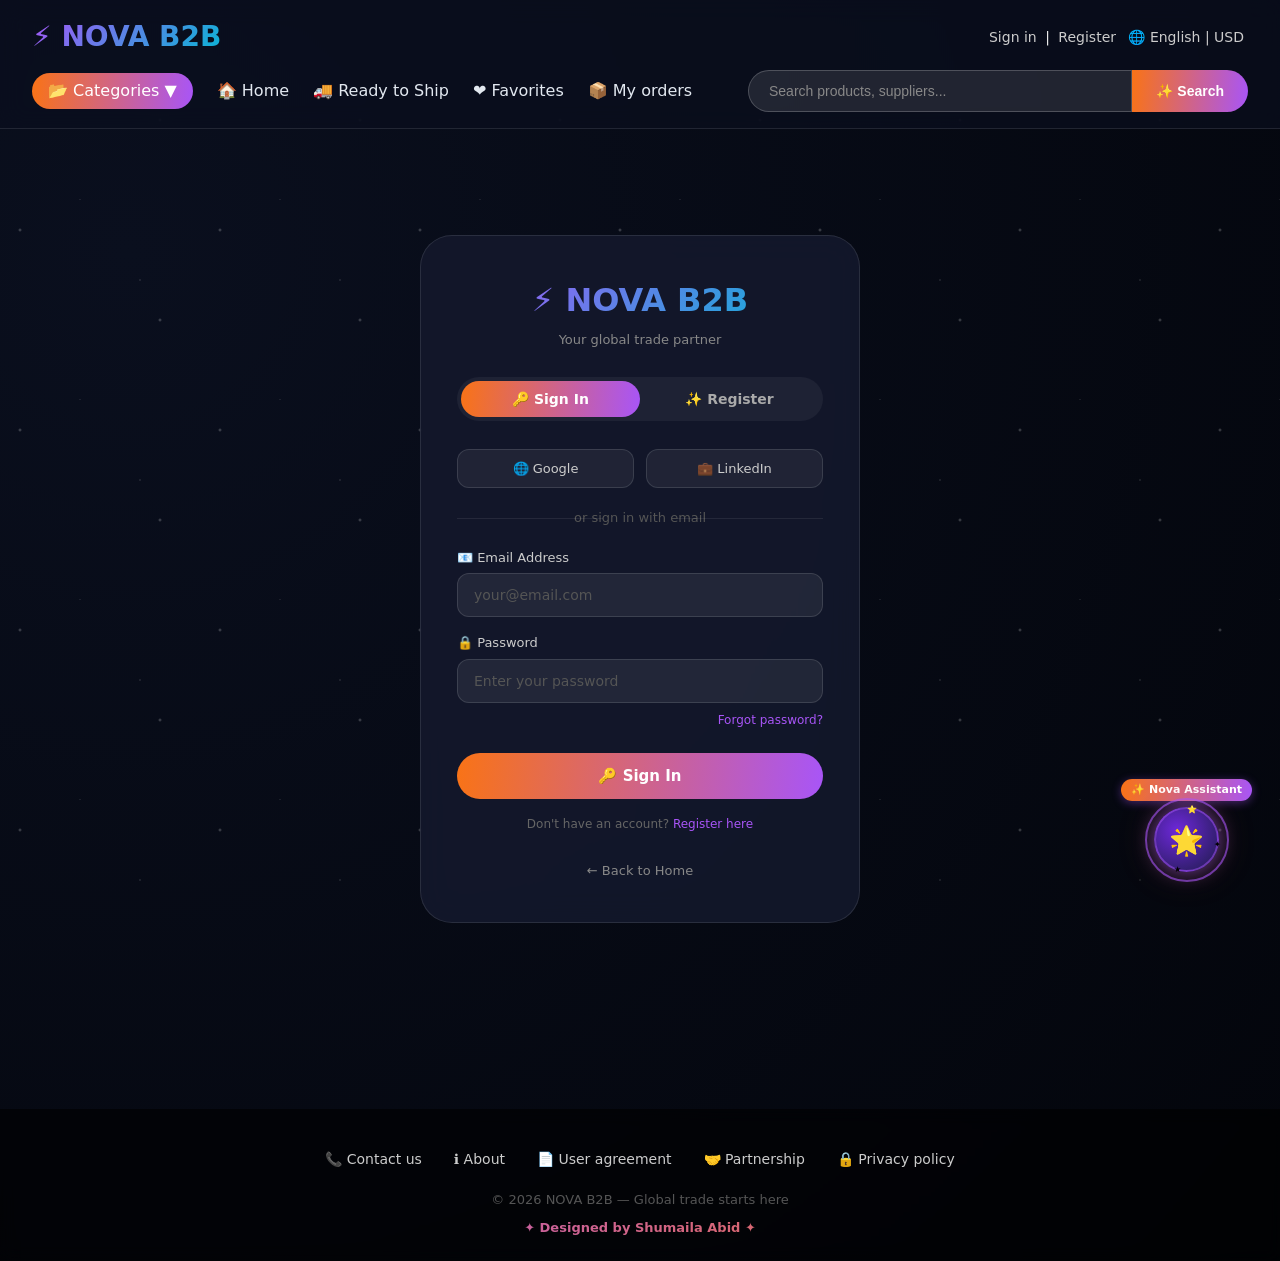
<file: auth.html>
<!DOCTYPE html>
<html lang="en">
<head>
    <meta charset="UTF-8">
    <meta name="viewport" content="width=device-width, initial-scale=1.0">
    <title>NOVA B2B – Sign In / Register</title>
    <link rel="stylesheet" href="style.css">
    <style>
        .auth-wrapper {
            min-height: 100vh;
            display: flex;
            align-items: center;
            justify-content: center;
            padding: 40px 20px;
        }
        .auth-box {
            background: rgba(20, 25, 45, 0.85);
            backdrop-filter: blur(16px);
            border: 1px solid rgba(255,255,255,0.1);
            border-radius: 32px;
            padding: 40px 36px;
            width: 100%;
            max-width: 440px;
        }
        .auth-logo {
            text-align: center;
            font-size: 32px;
            font-weight: 800;
            background: linear-gradient(135deg, #a855f7, #06b6d4);
            -webkit-background-clip: text;
            background-clip: text;
            color: transparent;
            margin-bottom: 6px;
        }
        .auth-tagline {
            text-align: center;
            color: #888;
            font-size: 13px;
            margin-bottom: 28px;
        }

        /* Tabs */
        .auth-tabs {
            display: flex;
            background: rgba(255,255,255,0.05);
            border-radius: 60px;
            padding: 4px;
            margin-bottom: 28px;
        }
        .tab-btn {
            flex: 1;
            padding: 10px;
            border: none;
            border-radius: 60px;
            background: transparent;
            color: #aaa;
            font-size: 14px;
            font-weight: 600;
            cursor: pointer;
            font-family: inherit;
            transition: 0.2s;
        }
        .tab-btn.active {
            background: linear-gradient(95deg, #f97316, #a855f7);
            color: white;
        }

        /* Form */
        .auth-form { display: none; }
        .auth-form.active { display: block; }

        .form-group {
            margin-bottom: 16px;
        }
        .form-group label {
            display: block;
            font-size: 13px;
            color: #ccc;
            margin-bottom: 6px;
        }
        .form-group input, .form-group select {
            width: 100%;
            background: rgba(255,255,255,0.07);
            border: 1px solid rgba(255,255,255,0.12);
            border-radius: 12px;
            padding: 13px 16px;
            color: white;
            font-size: 14px;
            font-family: inherit;
            outline: none;
            transition: border-color 0.2s;
            box-sizing: border-box;
        }
        .form-group input:focus, .form-group select:focus {
            border-color: #a855f7;
        }
        .form-group input::placeholder { color: #555; }
        .form-group select option { background: #0a0f1e; }

        .form-row {
            display: grid;
            grid-template-columns: 1fr 1fr;
            gap: 12px;
        }

        .auth-btn {
            width: 100%;
            padding: 14px;
            background: linear-gradient(95deg, #f97316, #a855f7);
            border: none;
            border-radius: 60px;
            color: white;
            font-size: 15px;
            font-weight: 700;
            cursor: pointer;
            font-family: inherit;
            margin-top: 8px;
            transition: opacity 0.2s, transform 0.2s;
        }
        .auth-btn:hover { opacity: 0.9; transform: translateY(-2px); }

        .divider {
            text-align: center;
            color: #555;
            font-size: 13px;
            margin: 20px 0;
            position: relative;
        }
        .divider::before, .divider::after {
            content: '';
            position: absolute;
            top: 50%;
            width: 40%;
            height: 1px;
            background: rgba(255,255,255,0.08);
        }
        .divider::before { left: 0; }
        .divider::after { right: 0; }

        .social-btns {
            display: grid;
            grid-template-columns: 1fr 1fr;
            gap: 12px;
            margin-bottom: 20px;
        }
        .social-btn {
            padding: 11px;
            background: rgba(255,255,255,0.06);
            border: 1px solid rgba(255,255,255,0.12);
            border-radius: 12px;
            color: #ccc;
            font-size: 13px;
            font-family: inherit;
            cursor: pointer;
            transition: 0.2s;
            display: flex;
            align-items: center;
            justify-content: center;
            gap: 8px;
        }
        .social-btn:hover { border-color: #a855f7; color: white; }

        .forgot {
            text-align: right;
            font-size: 12px;
            margin-top: -8px;
            margin-bottom: 16px;
        }
        .forgot a { color: #a855f7; text-decoration: none; }

        .terms {
            font-size: 12px;
            color: #666;
            text-align: center;
            margin-top: 16px;
            line-height: 1.6;
        }
        .terms a { color: #a855f7; text-decoration: none; }

        .back-home {
            text-align: center;
            margin-top: 24px;
        }
        .back-home a {
            color: #888;
            font-size: 13px;
            text-decoration: none;
            transition: color 0.2s;
        }
        .back-home a:hover { color: #a855f7; }

        /* Success state */
        .success-box {
            display: none;
            text-align: center;
            padding: 20px 0;
        }
        .success-box.show { display: block; }
        .success-icon { font-size: 60px; margin-bottom: 16px; }
        .success-title {
            font-size: 24px;
            font-weight: 800;
            background: linear-gradient(135deg, #fff, #a855f7);
            -webkit-background-clip: text;
            background-clip: text;
            color: transparent;
            margin-bottom: 10px;
        }
        .success-text { color: #aaa; font-size: 14px; margin-bottom: 24px; line-height: 1.6; }

        @media (max-width: 480px) {
            .auth-box { padding: 28px 20px; }
            .form-row { grid-template-columns: 1fr; }
            .social-btns { grid-template-columns: 1fr; }
        }
    </style>
</head>
<body>

<div class="stars"></div>

<header>
    <div class="top-bar">
        <div class="logo">⚡ NOVA B2B</div>
        <div class="auth">
            <a href="auth.html">Sign in</a> <span>|</span> <a href="auth.html">Register</a>
            <span class="lang">🌐 English | USD</span>
        </div>
    </div>
    <div class="main-header">
        <nav class="categories-nav">
            <a href="#" class="cat-dropdown">📂 Categories ▼</a>
            <a href="index.html">🏠 Home</a>
            <a href="products.html">🚚 Ready to Ship</a>
            <a href="#">❤️ Favorites</a>
            <a href="#">📦 My orders</a>
        </nav>
        <div class="search-glass">
            <input type="text" placeholder="Search products, suppliers...">
            <button>✨ Search</button>
        </div>
    </div>
</header>

<main>
    <div class="auth-wrapper">
        <div class="auth-box">

            <div class="auth-logo">⚡ NOVA B2B</div>
            <p class="auth-tagline">Your global trade partner</p>

            <!-- Tabs -->
            <div class="auth-tabs">
                <button class="tab-btn active" onclick="switchTab('signin')">🔑 Sign In</button>
                <button class="tab-btn" onclick="switchTab('register')">✨ Register</button>
            </div>

            <!-- Success Box -->
            <div class="success-box" id="successBox">
                <div class="success-icon">🎉</div>
                <div class="success-title" id="successTitle">Welcome Back!</div>
                <p class="success-text" id="successText">You have successfully signed in to NOVA B2B.</p>
                <a href="index.html" class="btn-glow" style="display:inline-block;">🏠 Go to Home</a>
            </div>

            <!-- Sign In Form -->
            <div class="auth-form active" id="signinForm">
                <div class="social-btns">
                    <button class="social-btn" onclick="socialLogin('Google')">🌐 Google</button>
                    <button class="social-btn" onclick="socialLogin('LinkedIn')">💼 LinkedIn</button>
                </div>
                <div class="divider">or sign in with email</div>

                <div class="form-group">
                    <label>📧 Email Address</label>
                    <input type="email" id="signin-email" placeholder="your@email.com">
                </div>
                <div class="form-group">
                    <label>🔒 Password</label>
                    <input type="password" id="signin-pass" placeholder="Enter your password">
                </div>
                <div class="forgot"><a href="#">Forgot password?</a></div>

                <button class="auth-btn" onclick="handleSignIn()">🔑 Sign In</button>

                <p class="terms">
                    Don't have an account? <a href="#" onclick="switchTab('register')">Register here</a>
                </p>
            </div>

            <!-- Register Form -->
            <div class="auth-form" id="registerForm">
                <div class="social-btns">
                    <button class="social-btn" onclick="socialLogin('Google')">🌐 Google</button>
                    <button class="social-btn" onclick="socialLogin('LinkedIn')">💼 LinkedIn</button>
                </div>
                <div class="divider">or register with email</div>

                <div class="form-row">
                    <div class="form-group">
                        <label>First Name</label>
                        <input type="text" id="reg-fname" placeholder="e.g. Shumaila">
                    </div>
                    <div class="form-group">
                        <label>Last Name</label>
                        <input type="text" id="reg-lname" placeholder="e.g. Abid">
                    </div>
                </div>
                <div class="form-group">
                    <label>📧 Email Address</label>
                    <input type="email" id="reg-email" placeholder="your@email.com">
                </div>
                <div class="form-group">
                    <label>📱 Phone / WhatsApp</label>
                    <input type="text" placeholder="+92 300 0000000">
                </div>
                <div class="form-group">
                    <label>🌍 Country</label>
                    <select>
                        <option>🇵🇰 Pakistan</option>
                        <option>🇦🇪 UAE</option>
                        <option>🇺🇸 United States</option>
                        <option>🇬🇧 United Kingdom</option>
                        <option>🇸🇦 Saudi Arabia</option>
                        <option>🇩🇪 Germany</option>
                        <option>🇨🇦 Canada</option>
                        <option>🇦🇺 Australia</option>
                        <option>Other</option>
                    </select>
                </div>
                <div class="form-group">
                    <label>🏢 Account Type</label>
                    <select>
                        <option>🛒 Buyer — I want to source products</option>
                        <option>🏭 Supplier — I want to sell products</option>
                    </select>
                </div>
                <div class="form-group">
                    <label>🔒 Password</label>
                    <input type="password" id="reg-pass" placeholder="Create a strong password">
                </div>
                <div class="form-group">
                    <label>🔒 Confirm Password</label>
                    <input type="password" id="reg-pass2" placeholder="Repeat your password">
                </div>

                <button class="auth-btn" onclick="handleRegister()">✨ Create Account</button>

                <p class="terms">
                    By registering you agree to our <a href="#">Terms of Service</a> and <a href="#">Privacy Policy</a>
                </p>
            </div>

            <div class="back-home">
                <a href="index.html">← Back to Home</a>
            </div>
        </div>
    </div>
</main>

<footer>
    <div class="footer-links">
        <a href="#">📞 Contact us</a>
        <a href="#">ℹ️ About</a>
        <a href="#">📄 User agreement</a>
        <a href="#">🤝 Partnership</a>
        <a href="#">🔒 Privacy policy</a>
    </div>
    <p>© 2026 NOVA B2B — Global trade starts here</p>
    <p style="margin-top:8px; font-size:13px; background: linear-gradient(135deg, #a855f7, #f97316); -webkit-background-clip:text; background-clip:text; color:transparent; font-weight:600;">✦ Designed by Shumaila Abid ✦</p>
</footer>

<script>
function switchTab(tab) {
    document.querySelectorAll('.tab-btn').forEach((b, i) => {
        b.classList.toggle('active', (tab === 'signin' && i === 0) || (tab === 'register' && i === 1));
    });
    document.getElementById('signinForm').classList.toggle('active', tab === 'signin');
    document.getElementById('registerForm').classList.toggle('active', tab === 'register');
    document.getElementById('successBox').classList.remove('show');
}

function showSuccess(title, text) {
    document.getElementById('signinForm').classList.remove('active');
    document.getElementById('registerForm').classList.remove('active');
    document.getElementById('successTitle').textContent = title;
    document.getElementById('successText').textContent = text;
    document.getElementById('successBox').classList.add('show');
}

function handleSignIn() {
    const email = document.getElementById('signin-email').value.trim();
    const pass = document.getElementById('signin-pass').value.trim();
    if (!email || !pass) { alert('⚠️ Please fill in all fields!'); return; }
    showSuccess('👋 Welcome Back!', `You have successfully signed in as ${email}. Happy sourcing on NOVA B2B!`);
}

function handleRegister() {
    const fname = document.getElementById('reg-fname').value.trim();
    const email = document.getElementById('reg-email').value.trim();
    const pass = document.getElementById('reg-pass').value.trim();
    const pass2 = document.getElementById('reg-pass2').value.trim();
    if (!fname || !email || !pass) { alert('⚠️ Please fill in all fields!'); return; }
    if (pass !== pass2) { alert('⚠️ Passwords do not match!'); return; }
    showSuccess('🎉 Account Created!', `Welcome to NOVA B2B, ${fname}! Your account has been created successfully. Start sourcing now!`);
}

function socialLogin(provider) {
    showSuccess(`✅ Signed in with ${provider}!`, `You have successfully signed in using ${provider}. Welcome to NOVA B2B!`);
}
</script>

<script src="chatbot.js"></script>
</body>
</html>
</file>
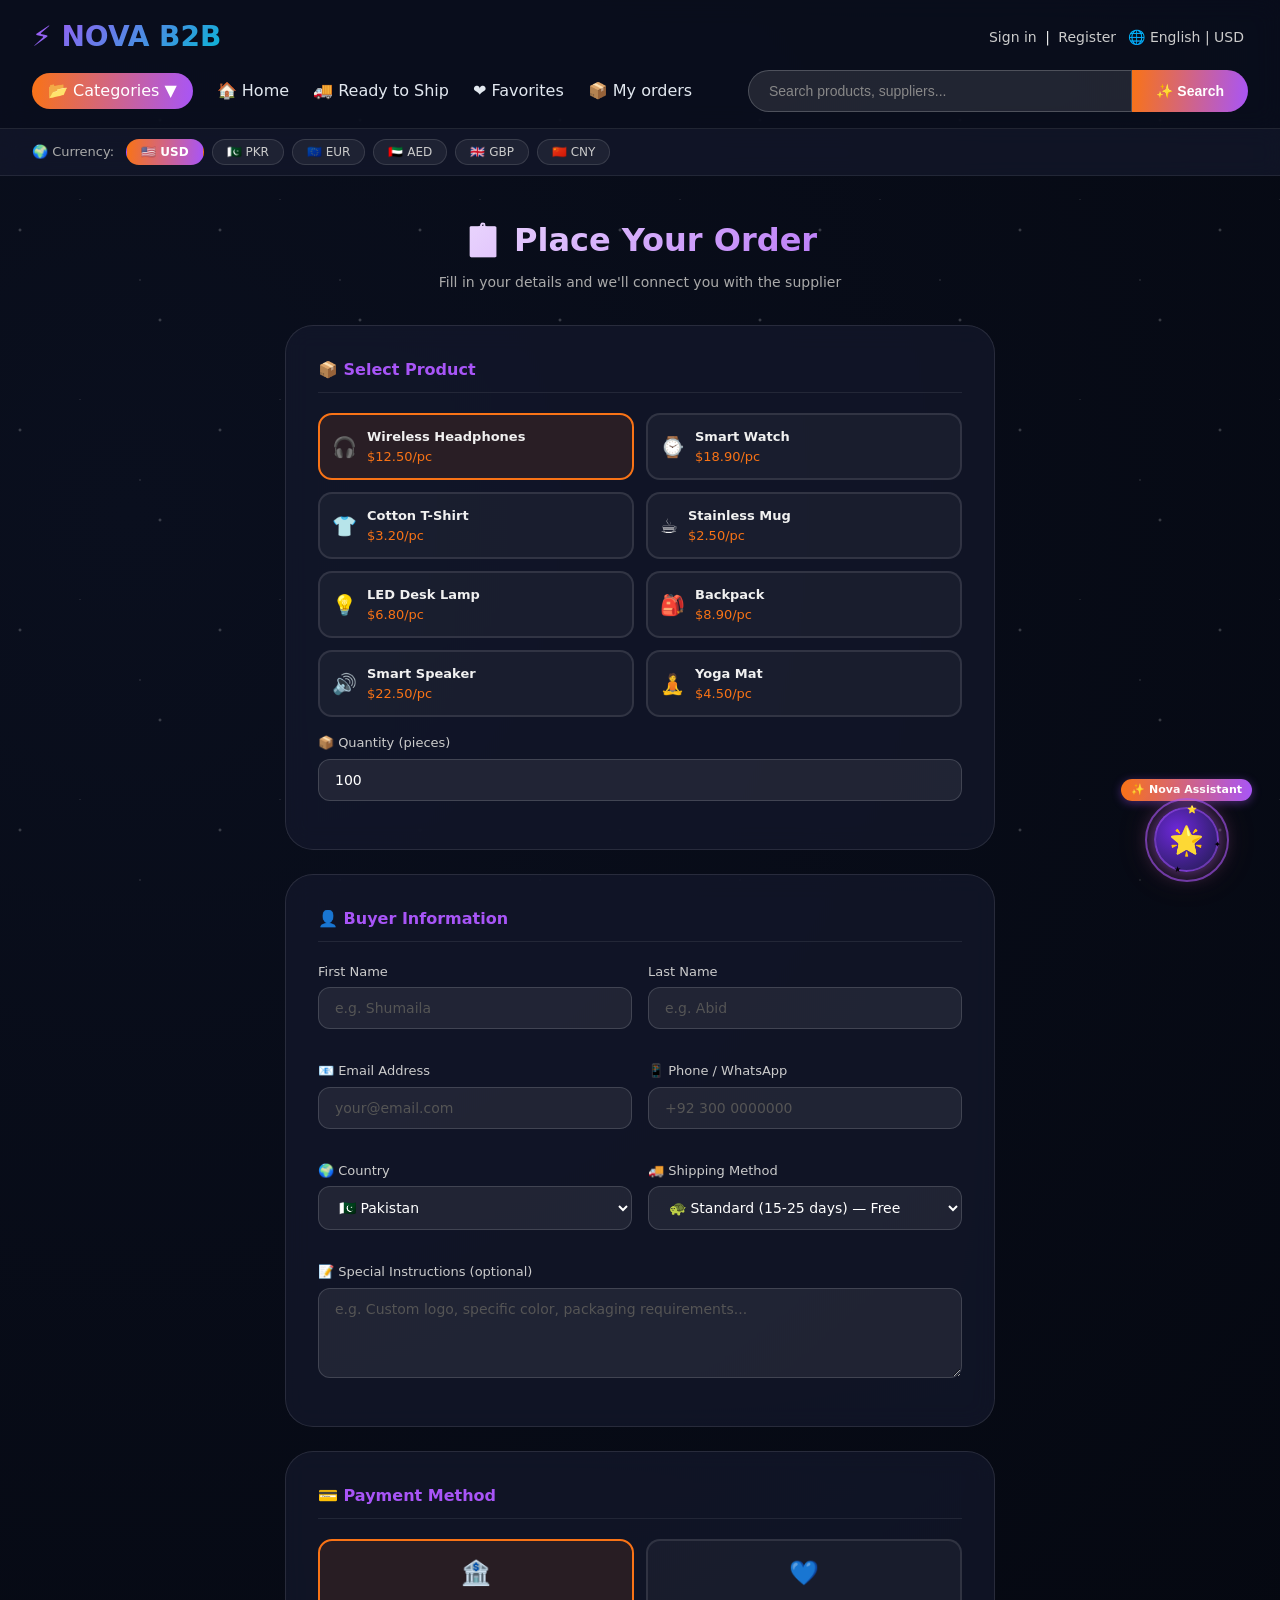
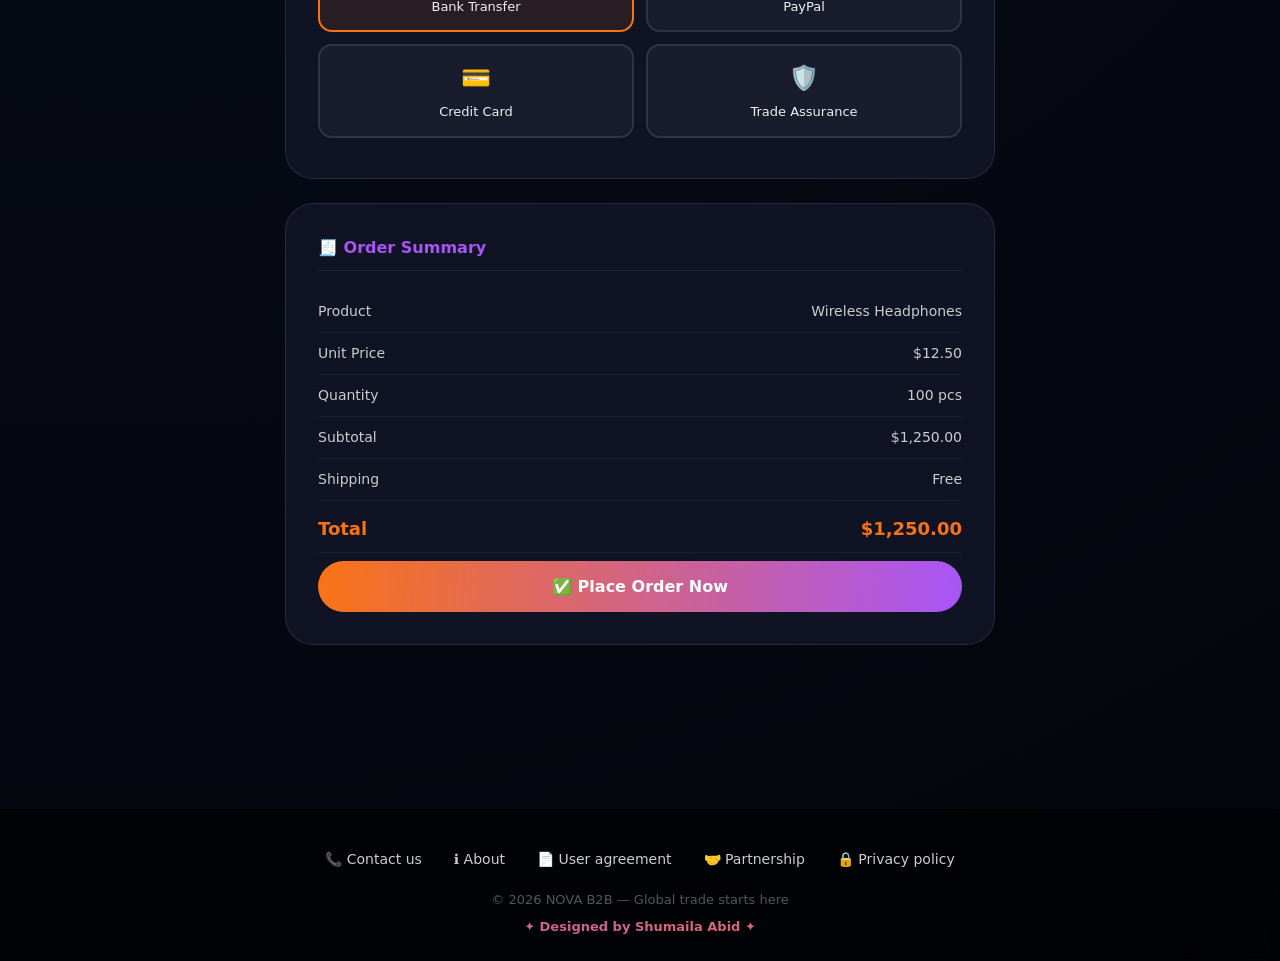
<file: order.html>
<!DOCTYPE html>
<html lang="en">
<head>
    <meta charset="UTF-8">
    <meta name="viewport" content="width=device-width, initial-scale=1.0">
    <title>NOVA B2B – Place Order</title>
    <link rel="stylesheet" href="style.css">
    <style>
        .order-wrapper {
            max-width: 750px;
            margin: 40px auto;
            padding: 0 20px 60px;
        }
        .order-title {
            text-align: center;
            font-size: 32px;
            font-weight: 800;
            background: linear-gradient(135deg, #fff, #a855f7);
            -webkit-background-clip: text;
            background-clip: text;
            color: transparent;
            margin-bottom: 8px;
        }
        .order-subtitle {
            text-align: center;
            color: #aaa;
            font-size: 14px;
            margin-bottom: 32px;
        }
        .order-card {
            background: rgba(20, 25, 45, 0.7);
            backdrop-filter: blur(12px);
            border: 1px solid rgba(255,255,255,0.1);
            border-radius: 28px;
            padding: 32px;
            margin-bottom: 24px;
        }
        .section-title {
            font-size: 16px;
            font-weight: 700;
            color: #a855f7;
            margin-bottom: 20px;
            padding-bottom: 10px;
            border-bottom: 1px solid rgba(255,255,255,0.08);
        }
        .form-row {
            display: grid;
            grid-template-columns: 1fr 1fr;
            gap: 16px;
            margin-bottom: 16px;
        }
        .form-group {
            display: flex;
            flex-direction: column;
            gap: 6px;
            margin-bottom: 16px;
        }
        .form-group label {
            font-size: 13px;
            color: #ccc;
        }
        .form-group input,
        .form-group select,
        .form-group textarea {
            background: rgba(255,255,255,0.07);
            border: 1px solid rgba(255,255,255,0.15);
            border-radius: 12px;
            padding: 12px 16px;
            color: white;
            font-size: 14px;
            font-family: inherit;
            outline: none;
            transition: border-color 0.2s;
            width: 100%;
        }
        .form-group input:focus,
        .form-group select:focus,
        .form-group textarea:focus {
            border-color: #a855f7;
        }
        .form-group input::placeholder,
        .form-group textarea::placeholder {
            color: #555;
        }
        .form-group select option {
            background: #0a0f1e;
        }
        .form-group textarea {
            resize: vertical;
            min-height: 90px;
        }

        /* Product selector */
        .product-select-grid {
            display: grid;
            grid-template-columns: 1fr 1fr;
            gap: 12px;
            margin-bottom: 8px;
        }
        .product-option {
            background: rgba(255,255,255,0.04);
            border: 2px solid rgba(255,255,255,0.1);
            border-radius: 14px;
            padding: 12px;
            cursor: pointer;
            transition: 0.2s;
            display: flex;
            align-items: center;
            gap: 10px;
            font-size: 13px;
        }
        .product-option:hover {
            border-color: #a855f7;
            background: rgba(168,85,247,0.1);
        }
        .product-option.selected {
            border-color: #f97316;
            background: rgba(249,115,22,0.1);
        }
        .product-option span.emoji { font-size: 20px; }

        /* Payment methods */
        .payment-grid {
            display: grid;
            grid-template-columns: 1fr 1fr;
            gap: 12px;
            margin-bottom: 8px;
        }
        .payment-option {
            background: rgba(255,255,255,0.04);
            border: 2px solid rgba(255,255,255,0.1);
            border-radius: 14px;
            padding: 14px 16px;
            cursor: pointer;
            transition: 0.2s;
            text-align: center;
            font-size: 13px;
        }
        .payment-option:hover {
            border-color: #a855f7;
            background: rgba(168,85,247,0.1);
        }
        .payment-option.selected {
            border-color: #f97316;
            background: rgba(249,115,22,0.1);
        }
        .payment-option .pay-icon { font-size: 24px; display: block; margin-bottom: 6px; }

        /* Order summary */
        .summary-row {
            display: flex;
            justify-content: space-between;
            padding: 10px 0;
            border-bottom: 1px solid rgba(255,255,255,0.06);
            font-size: 14px;
            color: #ccc;
        }
        .summary-row:last-child { border-bottom: none; }
        .summary-row.total {
            font-size: 18px;
            font-weight: 700;
            color: #f97316;
            margin-top: 4px;
        }

        .place-order-btn {
            width: 100%;
            padding: 16px;
            background: linear-gradient(95deg, #f97316, #a855f7);
            border: none;
            border-radius: 60px;
            color: white;
            font-size: 16px;
            font-weight: 700;
            cursor: pointer;
            transition: opacity 0.2s, transform 0.2s;
            font-family: inherit;
            margin-top: 8px;
        }
        .place-order-btn:hover {
            opacity: 0.9;
            transform: translateY(-2px);
        }

        /* Success Modal */
        #success-modal {
            display: none;
            position: fixed;
            inset: 0;
            background: rgba(0,0,0,0.7);
            backdrop-filter: blur(8px);
            z-index: 9998;
            align-items: center;
            justify-content: center;
        }
        #success-modal.show { display: flex; }
        .modal-box {
            background: rgba(10,15,30,0.98);
            border: 1px solid rgba(168,85,247,0.4);
            border-radius: 28px;
            padding: 40px 32px;
            text-align: center;
            max-width: 400px;
            margin: 20px;
            animation: popIn 0.3s ease;
        }
        @keyframes popIn {
            from { transform: scale(0.8); opacity: 0; }
            to { transform: scale(1); opacity: 1; }
        }
        .modal-icon { font-size: 60px; margin-bottom: 16px; }
        .modal-title {
            font-size: 24px;
            font-weight: 800;
            background: linear-gradient(135deg, #fff, #a855f7);
            -webkit-background-clip: text;
            background-clip: text;
            color: transparent;
            margin-bottom: 10px;
        }
        .modal-text { color: #aaa; font-size: 14px; line-height: 1.6; margin-bottom: 24px; }
        .order-id {
            background: rgba(168,85,247,0.15);
            border: 1px solid rgba(168,85,247,0.3);
            border-radius: 12px;
            padding: 10px 20px;
            font-size: 13px;
            color: #a855f7;
            margin-bottom: 24px;
            font-weight: 600;
        }

        @media (max-width: 600px) {
            .form-row { grid-template-columns: 1fr; }
            .product-select-grid { grid-template-columns: 1fr; }
            .payment-grid { grid-template-columns: 1fr 1fr; }
            .order-card { padding: 20px; }
        }
    </style>
</head>
<body>

<div class="stars"></div>

<header>
    <div class="top-bar">
        <div class="logo">⚡ NOVA B2B</div>
        <div class="auth">
            <a href="#">Sign in</a> <span>|</span> <a href="#">Register</a>
            <span class="lang">🌐 English | USD</span>
        </div>
    </div>
    <div class="main-header">
        <nav class="categories-nav">
            <a href="#" class="cat-dropdown">📂 Categories ▼</a>
            <a href="index.html">🏠 Home</a>
            <a href="products.html">🚚 Ready to Ship</a>
            <a href="#">❤️ Favorites</a>
            <a href="#">📦 My orders</a>
        </nav>
        <div class="search-glass">
            <input type="text" id="searchInput" placeholder="Search products, suppliers...">
            <button id="searchBtn">✨ Search</button>
        </div>
    </div>
</header>

<main>
    <div class="order-wrapper">
        <h1 class="order-title">📋 Place Your Order</h1>
        <p class="order-subtitle">Fill in your details and we'll connect you with the supplier</p>

        <!-- Product Selection -->
        <div class="order-card">
            <div class="section-title">📦 Select Product</div>
            <div class="product-select-grid" id="productSelectGrid">
                <div class="product-option selected" onclick="selectProduct(this, 'Wireless Headphones', 12.50)" data-price="12.50">
                    <span class="emoji">🎧</span>
                    <div><strong>Wireless Headphones</strong><br><span style="color:#f97316">$12.50/pc</span></div>
                </div>
                <div class="product-option" onclick="selectProduct(this, 'Smart Watch', 18.90)" data-price="18.90">
                    <span class="emoji">⌚</span>
                    <div><strong>Smart Watch</strong><br><span style="color:#f97316">$18.90/pc</span></div>
                </div>
                <div class="product-option" onclick="selectProduct(this, 'Cotton T-Shirt', 3.20)" data-price="3.20">
                    <span class="emoji">👕</span>
                    <div><strong>Cotton T-Shirt</strong><br><span style="color:#f97316">$3.20/pc</span></div>
                </div>
                <div class="product-option" onclick="selectProduct(this, 'Stainless Mug', 2.50)" data-price="2.50">
                    <span class="emoji">☕</span>
                    <div><strong>Stainless Mug</strong><br><span style="color:#f97316">$2.50/pc</span></div>
                </div>
                <div class="product-option" onclick="selectProduct(this, 'LED Desk Lamp', 6.80)" data-price="6.80">
                    <span class="emoji">💡</span>
                    <div><strong>LED Desk Lamp</strong><br><span style="color:#f97316">$6.80/pc</span></div>
                </div>
                <div class="product-option" onclick="selectProduct(this, 'Backpack', 8.90)" data-price="8.90">
                    <span class="emoji">🎒</span>
                    <div><strong>Backpack</strong><br><span style="color:#f97316">$8.90/pc</span></div>
                </div>
                <div class="product-option" onclick="selectProduct(this, 'Smart Speaker', 22.50)" data-price="22.50">
                    <span class="emoji">🔊</span>
                    <div><strong>Smart Speaker</strong><br><span style="color:#f97316">$22.50/pc</span></div>
                </div>
                <div class="product-option" onclick="selectProduct(this, 'Yoga Mat', 4.50)" data-price="4.50">
                    <span class="emoji">🧘</span>
                    <div><strong>Yoga Mat</strong><br><span style="color:#f97316">$4.50/pc</span></div>
                </div>
            </div>

            <div class="form-group" style="margin-top:16px;">
                <label>📦 Quantity (pieces)</label>
                <input type="number" id="quantityInput" value="100" min="1" placeholder="Enter quantity" oninput="updateSummary()">
            </div>
        </div>

        <!-- Buyer Info -->
        <div class="order-card">
            <div class="section-title">👤 Buyer Information</div>
            <div class="form-row">
                <div class="form-group">
                    <label>First Name</label>
                    <input type="text" placeholder="e.g. Shumaila">
                </div>
                <div class="form-group">
                    <label>Last Name</label>
                    <input type="text" placeholder="e.g. Abid">
                </div>
            </div>
            <div class="form-row">
                <div class="form-group">
                    <label>📧 Email Address</label>
                    <input type="email" placeholder="your@email.com">
                </div>
                <div class="form-group">
                    <label>📱 Phone / WhatsApp</label>
                    <input type="text" placeholder="+92 300 0000000">
                </div>
            </div>
            <div class="form-row">
                <div class="form-group">
                    <label>🌍 Country</label>
                    <select>
                        <option>🇵🇰 Pakistan</option>
                        <option>🇦🇪 UAE</option>
                        <option>🇺🇸 United States</option>
                        <option>🇬🇧 United Kingdom</option>
                        <option>🇸🇦 Saudi Arabia</option>
                        <option>🇩🇪 Germany</option>
                        <option>🇨🇦 Canada</option>
                        <option>🇦🇺 Australia</option>
                        <option>🇮🇳 India</option>
                        <option>Other</option>
                    </select>
                </div>
                <div class="form-group">
                    <label>🚚 Shipping Method</label>
                    <select id="shippingSelect" onchange="updateSummary()">
                        <option value="0">🐢 Standard (15-25 days) — Free</option>
                        <option value="50">⚡ Express (7-10 days) — $50</option>
                        <option value="120">✈️ Air Freight (3-5 days) — $120</option>
                    </select>
                </div>
            </div>
            <div class="form-group">
                <label>📝 Special Instructions (optional)</label>
                <textarea placeholder="e.g. Custom logo, specific color, packaging requirements..."></textarea>
            </div>
        </div>

        <!-- Payment Method -->
        <div class="order-card">
            <div class="section-title">💳 Payment Method</div>
            <div class="payment-grid">
                <div class="payment-option selected" onclick="selectPayment(this)">
                    <span class="pay-icon">🏦</span>
                    Bank Transfer
                </div>
                <div class="payment-option" onclick="selectPayment(this)">
                    <span class="pay-icon">💙</span>
                    PayPal
                </div>
                <div class="payment-option" onclick="selectPayment(this)">
                    <span class="pay-icon">💳</span>
                    Credit Card
                </div>
                <div class="payment-option" onclick="selectPayment(this)">
                    <span class="pay-icon">🛡️</span>
                    Trade Assurance
                </div>
            </div>
        </div>

        <!-- Order Summary -->
        <div class="order-card">
            <div class="section-title">🧾 Order Summary</div>
            <div class="summary-row">
                <span>Product</span>
                <span id="sum-product">Wireless Headphones</span>
            </div>
            <div class="summary-row">
                <span>Unit Price</span>
                <span id="sum-price">$12.50</span>
            </div>
            <div class="summary-row">
                <span>Quantity</span>
                <span id="sum-qty">100 pcs</span>
            </div>
            <div class="summary-row">
                <span>Subtotal</span>
                <span id="sum-subtotal">$1,250.00</span>
            </div>
            <div class="summary-row">
                <span>Shipping</span>
                <span id="sum-shipping">Free</span>
            </div>
            <div class="summary-row total">
                <span>Total</span>
                <span id="sum-total">$1,250.00</span>
            </div>

            <button class="place-order-btn" onclick="placeOrder()">
                ✅ Place Order Now
            </button>
        </div>
    </div>
</main>

<!-- Success Modal -->
<div id="success-modal">
    <div class="modal-box">
        <div class="modal-icon">🎉</div>
        <div class="modal-title">Order Placed!</div>
        <p class="modal-text">Your order has been successfully submitted. Our supplier will contact you within <strong>24 hours</strong> to confirm the details.</p>
        <div class="order-id" id="order-id-display">Order ID: #NVB-000000</div>
        <button class="btn-glow" onclick="closeModal()" style="margin-right:10px;">🛍️ Continue Shopping</button>
    </div>
</div>

<footer>
    <div class="footer-links">
        <a href="#">📞 Contact us</a>
        <a href="#">ℹ️ About</a>
        <a href="#">📄 User agreement</a>
        <a href="#">🤝 Partnership</a>
        <a href="#">🔒 Privacy policy</a>
    </div>
    <p>© 2026 NOVA B2B — Global trade starts here</p>
    <p style="margin-top:8px; font-size:13px; background: linear-gradient(135deg, #a855f7, #f97316); -webkit-background-clip:text; background-clip:text; color:transparent; font-weight:600;">✦ Designed by Shumaila Abid ✦</p>
</footer>

<script>
let selectedProduct = 'Wireless Headphones';
let selectedPrice = 12.50;

// Currency rates (same as currency.js)
const orderCurrencies = {
    USD: { symbol: '$', rate: 1 },
    PKR: { symbol: '₨', rate: 278 },
    EUR: { symbol: '€', rate: 0.92 },
    AED: { symbol: 'د.إ', rate: 3.67 },
    GBP: { symbol: '£', rate: 0.79 },
    CNY: { symbol: '¥', rate: 7.24 },
};

function getActiveCurrency() {
    const activeBtn = document.querySelector('.cur-btn.active');
    if (activeBtn) {
        const code = activeBtn.textContent.trim().split(' ').pop();
        return orderCurrencies[code] || orderCurrencies['USD'];
    }
    return orderCurrencies['USD'];
}

function formatPrice(usdAmount) {
    const cur = getActiveCurrency();
    const converted = usdAmount * cur.rate;
    return cur.symbol + converted.toLocaleString('en-US', {minimumFractionDigits: 2, maximumFractionDigits: 2});
}

function selectProduct(el, name, price) {
    document.querySelectorAll('.product-option').forEach(e => e.classList.remove('selected'));
    el.classList.add('selected');
    selectedProduct = name;
    selectedPrice = price;
    updateSummary();
}

function selectPayment(el) {
    document.querySelectorAll('.payment-option').forEach(e => e.classList.remove('selected'));
    el.classList.add('selected');
}

// Currency rates
const rates = { USD:{symbol:'$',rate:1}, PKR:{symbol:'₨',rate:278}, EUR:{symbol:'€',rate:0.92}, AED:{symbol:'د.إ',rate:3.67}, GBP:{symbol:'£',rate:0.79}, CNY:{symbol:'¥',rate:7.24} };

function getCurrency() {
    const active = document.querySelector('.cur-btn.active');
    const code = active ? active.textContent.trim().split(' ').pop() : 'USD';
    return rates[code] || rates['USD'];
}

function formatPrice(usd) {
    const cur = getCurrency();
    const val = (usd * cur.rate).toFixed(2);
    return cur.symbol + parseFloat(val).toLocaleString('en-US', {minimumFractionDigits: 2});
}

function updateSummary() {
    const qty = parseInt(document.getElementById('quantityInput').value) || 0;
    const shippingUSD = parseInt(document.getElementById('shippingSelect').value) || 0;
    const subtotal = selectedPrice * qty;
    const total = subtotal + shippingUSD;

    document.getElementById('sum-product').textContent = selectedProduct;
    document.getElementById('sum-price').textContent = formatPrice(selectedPrice) + '/pc';
    document.getElementById('sum-qty').textContent = qty + ' pcs';
    document.getElementById('sum-subtotal').textContent = formatPrice(subtotal);
    document.getElementById('sum-shipping').textContent = shippingUSD === 0 ? 'Free' : formatPrice(shippingUSD);
    document.getElementById('sum-total').textContent = formatPrice(total);

    // Update product card prices
    document.querySelectorAll('.product-option').forEach(el => {
        const usdPrice = parseFloat(el.dataset.price);
        const priceEl = el.querySelector('span[style*="f97316"]');
        if (usdPrice && priceEl) priceEl.textContent = formatPrice(usdPrice) + '/pc';
    });
}

// Re-run when currency changes
document.addEventListener('click', (e) => {
    if (e.target.classList.contains('cur-btn')) {
        setTimeout(updateSummary, 100);
    }
});

function placeOrder() {
    const orderId = '#NVB-' + Math.floor(100000 + Math.random() * 900000);
    document.getElementById('order-id-display').textContent = 'Order ID: ' + orderId;
    document.getElementById('success-modal').classList.add('show');
}

function closeModal() {
    document.getElementById('success-modal').classList.remove('show');
    window.location.href = 'products.html';
}
</script>

<script src="chatbot.js"></script>
<script src="currency.js"></script>
</body>
</html>
</file>
<file: style.css>
* {
    margin: 0;
    padding: 0;
    box-sizing: border-box;
}

body {
    font-family: 'Poppins', system-ui, -apple-system, 'Segoe UI', sans-serif;
    background: radial-gradient(circle at 10% 20%, #0a0f1e, #03050b);
    color: #f0f0f0;
    line-height: 1.5;
    min-height: 100vh;
}

/* ===== STARS ===== */
.stars {
    position: fixed;
    top: 0;
    left: 0;
    width: 100%;
    height: 100%;
    pointer-events: none;
    z-index: -1;
}
.stars::after {
    content: '';
    position: absolute;
    width: 100%;
    height: 100%;
    background-image: radial-gradient(2px 2px at 20px 30px, #fff, rgba(0,0,0,0)),
                      radial-gradient(1px 1px at 80px 200px, #fff, rgba(0,0,0,0)),
                      radial-gradient(1px 1px at 140px 80px, #fff, rgba(0,0,0,0)),
                      radial-gradient(2px 2px at 160px 120px, #fff, rgba(0,0,0,0));
    background-repeat: repeat;
    background-size: 200px 200px;
    opacity: 0.3;
    animation: twinkle 3s infinite alternate;
}
@keyframes twinkle {
    0% { opacity: 0.2; }
    100% { opacity: 0.6; }
}

/* ===== HEADER ===== */
header {
    background: rgba(10, 15, 30, 0.7);
    backdrop-filter: blur(12px);
    border-bottom: 1px solid rgba(255,255,255,0.1);
    padding: 16px 32px;
    position: sticky;
    top: 0;
    z-index: 100;
}

.top-bar {
    display: flex;
    justify-content: space-between;
    align-items: center;
    flex-wrap: wrap;
    gap: 12px;
    font-size: 14px;
}

.logo {
    font-size: 28px;
    font-weight: 800;
    background: linear-gradient(135deg, #a855f7, #06b6d4);
    -webkit-background-clip: text;
    background-clip: text;
    color: transparent;
}

.auth a, .lang {
    color: #ccc;
    text-decoration: none;
    margin: 0 4px;
}
.auth a:hover { color: #a855f7; }

.main-header {
    display: flex;
    justify-content: space-between;
    align-items: center;
    flex-wrap: wrap;
    gap: 20px;
    margin-top: 12px;
}

.categories-nav {
    display: flex;
    gap: 24px;
    flex-wrap: wrap;
    align-items: center;
}
.categories-nav a {
    color: #e2e8f0;
    text-decoration: none;
    font-weight: 500;
    transition: color 0.2s;
}
.categories-nav a:hover { color: #a855f7; }

.cat-dropdown {
    background: linear-gradient(95deg, #f97316, #a855f7);
    padding: 6px 16px;
    border-radius: 40px;
    color: white !important;
}

/* ===== SEARCH ===== */
.search-glass {
    display: flex;
    flex: 1;
    max-width: 500px;
}
.search-glass input {
    flex: 1;
    background: rgba(255,255,255,0.1);
    border: 1px solid rgba(255,255,255,0.2);
    border-radius: 60px 0 0 60px;
    padding: 12px 20px;
    color: white;
    font-size: 14px;
    outline: none;
    transition: border-color 0.2s;
}
.search-glass input:focus {
    border-color: #a855f7;
}
.search-glass input::placeholder { color: #888; }
.search-glass button {
    background: linear-gradient(95deg, #f97316, #a855f7);
    border: none;
    border-radius: 0 60px 60px 0;
    padding: 0 24px;
    font-weight: bold;
    cursor: pointer;
    color: white;
    font-size: 14px;
    transition: opacity 0.2s;
}
.search-glass button:hover { opacity: 0.85; }

/* ===== HERO ===== */
.hero-b2b {
    background: radial-gradient(ellipse at 50% 30%, rgba(168,85,247,0.15), transparent);
    text-align: center;
    padding: 70px 20px;
    margin: 20px;
    border-radius: 48px;
    border: 1px solid rgba(255,255,255,0.05);
}
.hero-content {
    max-width: 700px;
    margin: 0 auto;
}
.badge {
    background: linear-gradient(95deg, #f97316, #a855f7);
    padding: 4px 16px;
    border-radius: 40px;
    display: inline-block;
    margin-bottom: 20px;
    font-size: 13px;
    font-weight: 600;
}
.hero-b2b h1 {
    font-size: 56px;
    font-weight: 800;
    background: linear-gradient(135deg, #fff, #a855f7);
    -webkit-background-clip: text;
    background-clip: text;
    color: transparent;
    line-height: 1.2;
    margin-bottom: 16px;
}
.hero-b2b p {
    color: #aaa;
    font-size: 16px;
    margin-bottom: 8px;
}
.btn-glow {
    background: linear-gradient(95deg, #f97316, #a855f7);
    border: none;
    padding: 12px 32px;
    border-radius: 60px;
    color: white;
    font-weight: bold;
    cursor: pointer;
    display: inline-block;
    text-decoration: none;
    margin-top: 24px;
    font-size: 15px;
    transition: opacity 0.2s, transform 0.2s;
}
.btn-glow:hover {
    opacity: 0.9;
    transform: translateY(-2px);
}

/* ===== CATEGORIES ===== */
.categories-b2b, .featured-suppliers {
    margin: 40px 20px;
}
h2 {
    font-size: 28px;
    font-weight: 700;
    margin-bottom: 20px;
}
.cat-flex {
    display: flex;
    gap: 16px;
    flex-wrap: wrap;
}
.cat-card {
    background: rgba(20, 25, 45, 0.6);
    backdrop-filter: blur(8px);
    padding: 12px 28px;
    border-radius: 60px;
    border: 1px solid rgba(255,255,255,0.1);
    cursor: pointer;
    transition: 0.2s;
    font-size: 15px;
}
.cat-card:hover {
    border-color: #a855f7;
    background: rgba(168,85,247,0.15);
}

/* ===== PRODUCT GRID ===== */
.product-grid {
    display: grid;
    grid-template-columns: repeat(auto-fill, minmax(260px, 1fr));
    gap: 24px;
    margin-top: 20px;
}
.product-card {
    background: rgba(20, 25, 45, 0.6);
    backdrop-filter: blur(8px);
    border-radius: 24px;
    padding: 16px;
    border: 1px solid rgba(255,255,255,0.1);
    transition: 0.2s;
    cursor: pointer;
}
.product-card:hover {
    transform: translateY(-5px);
    border-color: #f97316;
    box-shadow: 0 8px 32px rgba(249,115,22,0.15);
}
.product-card img {
    width: 100%;
    height: 180px;
    object-fit: contain;
    background: rgba(0,0,0,0.3);
    border-radius: 16px;
}
.product-card h3 {
    font-size: 16px;
    font-weight: 600;
    margin: 12px 0 4px;
}
.supplier-name {
    font-size: 12px;
    color: #aaa;
    margin-bottom: 4px;
}
.price-b2b {
    font-size: 20px;
    font-weight: bold;
    color: #f97316;
    margin: 8px 0;
}
.moq {
    font-size: 12px;
    color: #ccc;
    margin-bottom: 4px;
}
.order-btn {
    background: linear-gradient(95deg, #f97316, #a855f7);
    border: none;
    width: 100%;
    padding: 9px;
    border-radius: 40px;
    margin-top: 12px;
    cursor: pointer;
    font-weight: bold;
    color: white;
    font-size: 13px;
    transition: opacity 0.2s;
}
.order-btn:hover { opacity: 0.85; }

/* ===== LOAD MORE ===== */
.load-more {
    text-align: center;
    margin: 40px 0;
}
.page-title {
    text-align: center;
    font-size: 32px;
    font-weight: 800;
    margin: 30px 20px 10px;
    background: linear-gradient(135deg, #fff, #a855f7);
    -webkit-background-clip: text;
    background-clip: text;
    color: transparent;
}

/* ===== PRODUCT DETAIL PAGE ===== */
.detail-alibaba-glass {
    display: flex;
    gap: 48px;
    max-width: 1100px;
    margin: 50px auto;
    padding: 30px;
    background: rgba(20, 25, 45, 0.6);
    backdrop-filter: blur(12px);
    border-radius: 36px;
    border: 1px solid rgba(255,255,255,0.1);
    flex-wrap: wrap;
}
.detail-img {
    flex: 1;
    min-width: 280px;
}
.detail-img img {
    width: 100%;
    border-radius: 24px;
}
.detail-info {
    flex: 1;
    min-width: 280px;
}
.detail-info h1 {
    font-size: 28px;
    font-weight: 700;
    margin-bottom: 12px;
}
.supplier {
    color: #a855f7;
    margin: 8px 0;
    font-size: 14px;
}
.price {
    font-size: 32px;
    color: #f97316;
    font-weight: bold;
    margin: 12px 0;
}
.detail-info .moq {
    font-weight: bold;
    font-size: 14px;
    color: #ccc;
    margin: 8px 0;
}
.detail-info p {
    color: #aaa;
    margin: 8px 0;
    font-size: 14px;
}
.detail-info label {
    display: block;
    margin-top: 16px;
    margin-bottom: 6px;
    font-size: 14px;
    color: #ccc;
}
.detail-info select {
    background: rgba(255,255,255,0.08);
    border: 1px solid rgba(255,255,255,0.2);
    border-radius: 40px;
    padding: 8px 16px;
    color: white;
    font-size: 14px;
    cursor: pointer;
    outline: none;
}

/* ===== REVIEWS ===== */
.reviews-glass {
    max-width: 800px;
    margin: 30px auto;
    padding: 24px;
    background: rgba(20, 25, 45, 0.6);
    backdrop-filter: blur(8px);
    border-radius: 28px;
    border: 1px solid rgba(255,255,255,0.1);
}
.reviews-glass h3 {
    font-size: 20px;
    font-weight: 600;
    margin-bottom: 16px;
}
.reviews-glass div {
    padding: 10px 0;
    border-bottom: 1px solid rgba(255,255,255,0.06);
    color: #ccc;
    font-size: 14px;
}
.reviews-glass div:last-child { border-bottom: none; }

/* ===== FOOTER ===== */
footer {
    background: rgba(0,0,0,0.6);
    backdrop-filter: blur(8px);
    margin-top: 80px;
    padding: 40px 24px 24px;
    text-align: center;
}
.footer-links {
    display: flex;
    flex-wrap: wrap;
    justify-content: center;
    gap: 32px;
    margin-bottom: 20px;
}
.footer-links a {
    color: #ccc;
    text-decoration: none;
    font-size: 14px;
    transition: color 0.2s;
}
.footer-links a:hover { color: #f97316; }
footer p {
    color: #555;
    font-size: 13px;
}

/* ===== MOBILE ===== */
@media (max-width: 700px) {
    header { padding: 16px; }
    .main-header { flex-direction: column; align-items: stretch; }
    .search-glass { max-width: 100%; }
    .hero-b2b h1 { font-size: 36px; }
    .product-grid { grid-template-columns: 1fr 1fr; gap: 12px; }
    .detail-alibaba-glass { flex-direction: column; gap: 24px; margin: 20px; padding: 20px; }
    .logo { font-size: 22px; }
    h2 { font-size: 22px; }
}

/* ===== TABLET (768px - 1024px) ===== */
@media (max-width: 1024px) and (min-width: 701px) {
    .hero-b2b h1 { font-size: 42px; }
    .product-grid { grid-template-columns: repeat(auto-fill, minmax(200px, 1fr)); }
    .detail-alibaba-glass { gap: 28px; padding: 24px; }
    header { padding: 16px 20px; }
}

/* ===== MOBILE FIXES (max 700px) ===== */
@media (max-width: 700px) {
    /* Header */
    .top-bar { flex-direction: column; align-items: flex-start; gap: 6px; }
    .categories-nav { gap: 12px; font-size: 13px; }
    .cat-dropdown { padding: 4px 12px; font-size: 12px; }

    /* Hero */
    .hero-b2b { padding: 40px 16px; margin: 12px; border-radius: 28px; }
    .hero-b2b h1 { font-size: 30px; }
    .hero-b2b p { font-size: 13px; }
    .btn-glow { padding: 10px 24px; font-size: 14px; }
    .badge { font-size: 12px; }

    /* Categories */
    .cat-flex { gap: 10px; }
    .cat-card { padding: 8px 16px; font-size: 13px; }
    .categories-b2b, .featured-suppliers { margin: 24px 12px; }

    /* Products grid - 1 column on very small, 2 on normal mobile */
    .product-grid { grid-template-columns: 1fr 1fr; gap: 10px; }
    .product-card { padding: 12px; border-radius: 16px; }
    .product-card img { height: 130px; }
    .product-card h3 { font-size: 13px; }
    .price-b2b { font-size: 15px; }
    .order-btn { font-size: 11px; padding: 7px; }

    /* Page title */
    .page-title { font-size: 24px; margin: 20px 12px 8px; }

    /* Detail page */
    .detail-info h1 { font-size: 20px; }
    .price { font-size: 24px; }
    .reviews-glass { margin: 16px 12px; padding: 16px; }

    /* Footer */
    .footer-links { gap: 16px; }
    .footer-links a { font-size: 12px; }
}

/* ===== VERY SMALL PHONES (max 400px) ===== */
@media (max-width: 400px) {
    .product-grid { grid-template-columns: 1fr; }
    .hero-b2b h1 { font-size: 26px; }
    .logo { font-size: 20px; }
}
</file>
